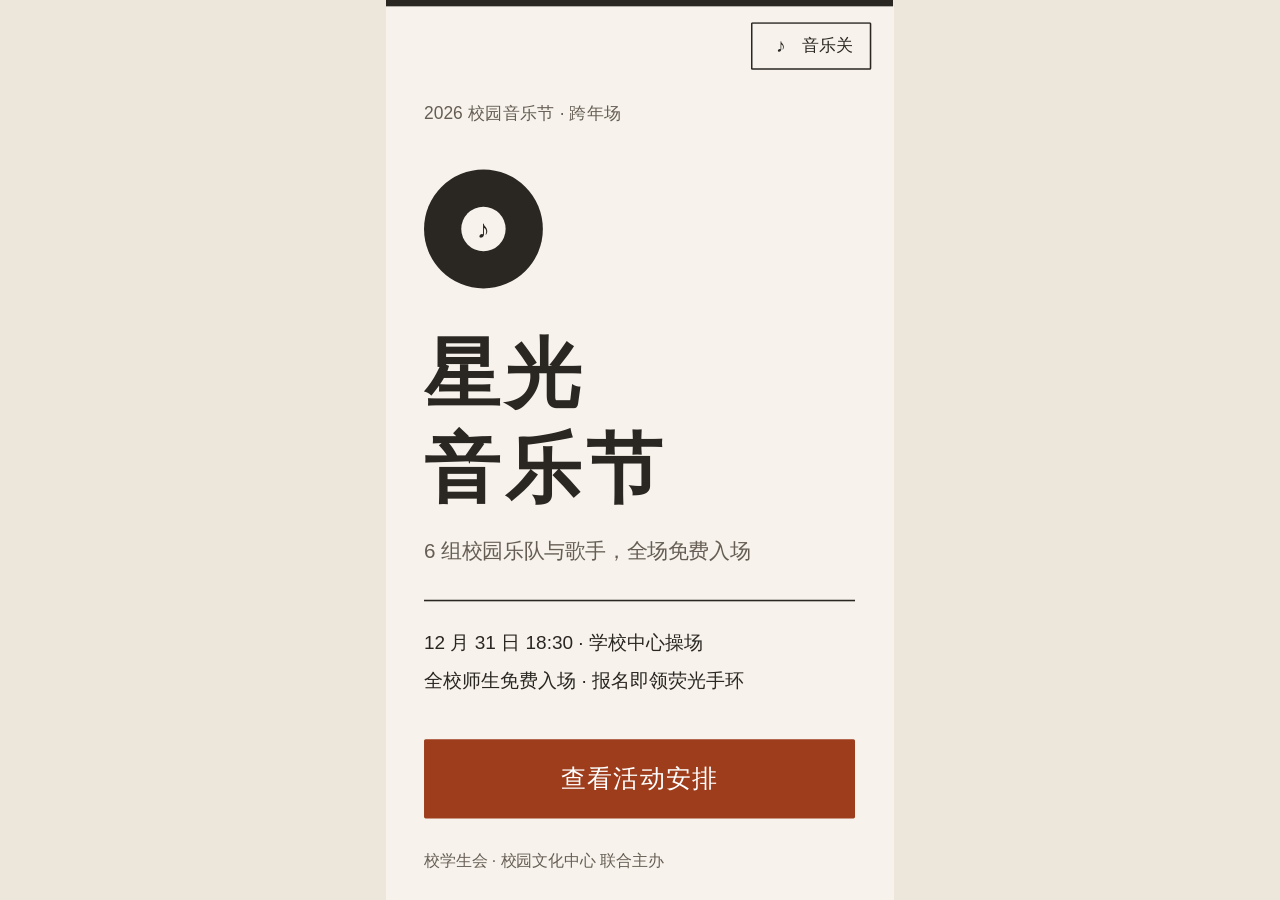
<file: project1/index.html>
<!DOCTYPE html>
<html lang="zh-CN">
<head>
  <meta charset="UTF-8">
  <meta name="viewport" content="width=device-width, initial-scale=1.0, maximum-scale=1.0, user-scalable=no">
  <title>2026 校园星光音乐节 · 报名宣传</title>
  <link rel="icon" href="data:image/svg+xml,%3Csvg xmlns='http://www.w3.org/2000/svg' viewBox='0 0 32 32'%3E%3Crect width='32' height='32' rx='7' fill='%23171233'/%3E%3Ctext x='16' y='23' font-size='18' text-anchor='middle' fill='%23ff5e8a'%3E%E2%99%AA%3C/text%3E%3C/svg%3E">
  <link rel="stylesheet" href="css/style.css">
</head>
<body>
  <!-- 640×1136 竖屏舞台，JS 等比缩放适配屏幕 -->
  <div id="viewport">
    <div id="stage">

      <!-- 音频控制按钮：全程可用，播放/暂停可反复操作 -->
      <button id="audioBtn" class="audio-btn" aria-label="背景音乐开关">
        <span id="audioIcon">♪</span>
        <span id="audioLabel">音乐关</span>
      </button>

      <!-- ========== P1 封面 ========== -->
      <section class="page active" id="p1">
                <div class="cover-inner">
          <p class="cover-kicker">2026 校园音乐节 · 跨年场</p>
          <div class="cover-disc" aria-hidden="true"><span>♪</span></div>
          <h1 class="cover-title">星光<br>音乐节</h1>
          <p class="cover-slogan">6 组校园乐队与歌手，全场免费入场</p>
          <div class="cover-info">
            <p>12 月 31 日 18:30 · 学校中心操场</p>
            <p>全校师生免费入场 · 报名即领荧光手环</p>
          </div>
          <button class="btn btn-primary btn-big" data-go="p2">查看活动安排</button>
          <p class="cover-foot">校学生会 · 校园文化中心 联合主办</p>
        </div>
      </section>

      <!-- ========== P2 活动介绍（分支选择页） ========== -->
      <section class="page" id="p2">
        <div class="page-inner">
          <p class="page-kicker">FESTIVAL GUIDE</p>
          <h2 class="page-title">玩转音乐节</h2>
          <p class="page-desc">选择你想了解的内容，或直接报名锁定席位</p>

          <div class="branch-list">
            <button class="branch-card" data-go="p3">
              <span class="branch-icon">★</span>
              <span class="branch-text">
                <strong>活动详情</strong>
                <em>时间安排 · 场地分布 · 入场须知</em>
              </span>
              <span class="branch-arrow">→</span>
            </button>
            <button class="branch-card" data-go="p4">
              <span class="branch-icon">♫</span>
              <span class="branch-text">
                <strong>演出阵容</strong>
                <em>6 组校园乐队与歌手 · 点击看介绍</em>
              </span>
              <span class="branch-arrow">→</span>
            </button>
            <button class="branch-card branch-accent" data-go="p5">
              <span class="branch-icon">✎</span>
              <span class="branch-text">
                <strong>立即报名</strong>
                <em>30 秒填写 · 凭回执领取手环</em>
              </span>
              <span class="branch-arrow">→</span>
            </button>
          </div>

          <div class="countdown-box">
            <p class="countdown-label">距开演还有</p>
            <p class="countdown-num" id="countdown">-- 天</p>
          </div>

          <button class="btn btn-ghost" data-go="p1">← 返回封面</button>
        </div>
      </section>

      <!-- ========== P3 活动详情 ========== -->
      <section class="page" id="p3">
        <div class="page-inner">
          <p class="page-kicker">EVENT DETAILS</p>
          <h2 class="page-title">活动详情</h2>

          <div class="info-card">
            <h3>时间安排</h3>
            <ul class="timeline">
              <li><span>17:30</span>开放入场 · 领取荧光手环</li>
              <li><span>18:30</span>开场秀 · 校街舞社</li>
              <li><span>19:00</span>乐队演出 · 三轮竞演</li>
              <li><span>21:00</span>全场大合唱 · 星空合影</li>
              <li><span>21:30</span>活动结束 · 有序离场</li>
            </ul>
          </div>

          <div class="info-card">
            <h3>场地分布</h3>
            <p class="info-text">主舞台设于中心操场北侧；南侧为观众区，东侧设饮品与文创摊位，西侧为医疗与安保点。</p>
          </div>

          <div class="info-card highlight">
            <h3>温馨提示</h3>
            <p class="info-text">入场、禁带物品、天气预案等注意事项，请查看报名须知。</p>
            <button class="btn btn-primary" data-popup="popupNotice">查看报名须知</button>
          </div>

          <button class="btn btn-ghost" data-go="p2">← 返回活动介绍</button>
        </div>
      </section>

      <!-- ========== P4 演出阵容 ========== -->
      <section class="page" id="p4">
        <div class="page-inner">
          <p class="page-kicker">LINE UP</p>
          <h2 class="page-title">演出阵容</h2>
          <p class="page-desc">点击卡片，查看每组嘉宾的详细介绍</p>

          <div class="artist-grid">
            <button class="artist-card" data-popup="popupArtist" data-artist="0">
              <span class="artist-avatar a1">逆</span>
              <strong>逆时针乐队</strong>
              <em>流行摇滚 · 压轴</em>
            </button>
            <button class="artist-card" data-popup="popupArtist" data-artist="1">
              <span class="artist-avatar a2">鲸</span>
              <strong>蓝鲸合唱团</strong>
              <em>阿卡贝拉</em>
            </button>
            <button class="artist-card" data-popup="popupArtist" data-artist="2">
              <span class="artist-avatar a3">屿</span>
              <strong>林屿</strong>
              <em>民谣唱作</em>
            </button>
            <button class="artist-card" data-popup="popupArtist" data-artist="3">
              <span class="artist-avatar a4">焰</span>
              <strong>焰色反应</strong>
              <em>电子金属</em>
            </button>
            <button class="artist-card" data-popup="popupArtist" data-artist="4">
              <span class="artist-avatar a5">夏</span>
              <strong>半夏乐队</strong>
              <em>城市流行</em>
            </button>
            <button class="artist-card" data-popup="popupArtist" data-artist="5">
              <span class="artist-avatar a6">絮</span>
              <strong>絮语组合</strong>
              <em>民谣二重唱</em>
            </button>
          </div>

          <button class="btn btn-ghost" data-go="p2">← 返回活动介绍</button>
        </div>
      </section>

      <!-- ========== P5 报名表单 ========== -->
      <section class="page" id="p5">
        <div class="page-inner">
          <p class="page-kicker">SIGN UP</p>
          <h2 class="page-title">立即报名</h2>
          <p class="page-desc">带 <span class="req">*</span> 为必填项，提交后生成专属报名回执</p>

          <form id="signupForm" novalidate>
            <div class="field">
              <label for="fName">姓名 <span class="req">*</span></label>
              <input type="text" id="fName" placeholder="请输入真实姓名" maxlength="20">
              <p class="field-err" id="errName"></p>
            </div>
            <div class="field">
              <label for="fPhone">手机号 <span class="req">*</span></label>
              <input type="tel" id="fPhone" placeholder="用于接收入场短信" maxlength="11">
              <p class="field-err" id="errPhone"></p>
            </div>
            <div class="field">
              <label for="fDept">学院 / 单位</label>
              <input type="text" id="fDept" placeholder="选填，如：新闻传播学院" maxlength="30">
            </div>
            <div class="field">
              <label>意向区域 <span class="req">*</span></label>
              <div class="radio-row">
                <label class="radio"><input type="radio" name="zone" value="舞台前区"><span>舞台前区</span></label>
                <label class="radio"><input type="radio" name="zone" value="观众中区"><span>观众中区</span></label>
                <label class="radio"><input type="radio" name="zone" value="草坪自由区"><span>草坪自由区</span></label>
              </div>
              <p class="field-err" id="errZone"></p>
            </div>
            <button type="submit" class="btn btn-primary btn-big">提交报名</button>
          </form>

          <button class="btn btn-ghost" data-go="p2">← 返回活动介绍</button>
        </div>
      </section>

      <!-- ========== P6 报名成功反馈页 ========== -->
      <section class="page" id="p6">
        <div class="page-inner receipt-inner">
          <div class="receipt-check" aria-hidden="true">✓</div>
          <h2 class="page-title">报名成功！</h2>
          <p class="page-desc">请保存本页截图，入场时出示回执编号</p>

          <div class="receipt-card">
            <div class="receipt-row"><span>报名编号</span><strong id="rCode">—</strong></div>
            <div class="receipt-row"><span>姓名</span><strong id="rName">—</strong></div>
            <div class="receipt-row"><span>意向区域</span><strong id="rZone">—</strong></div>
            <div class="receipt-row"><span>活动时间</span><strong>12 月 31 日 18:30</strong></div>
            <div class="receipt-row"><span>活动地点</span><strong>学校中心操场</strong></div>
          </div>

          <p class="receipt-tip">凭回执编号可在入口处领取荧光手环一支</p>
          <button class="btn btn-primary btn-big" data-go="p1">返回首页</button>
          <button class="btn btn-ghost" data-go="p5">再帮朋友报一位 →</button>
        </div>
      </section>

      <!-- ========== 弹窗 A：报名须知（不计入独立页面） ========== -->
      <div class="popup-mask" id="popupNotice">
        <div class="popup" role="dialog" aria-label="报名须知">
          <h3 class="popup-title">报名须知</h3>
          <ul class="popup-list">
            <li>本次活动免费，仅限本校师生，每人限报一次。</li>
            <li>入场时请出示报名回执编号与校园卡。</li>
            <li>禁止携带易燃易爆物品、酒类及专业摄录设备。</li>
            <li>如遇雨天，活动顺延一周，将短信通知已报名同学。</li>
            <li>请保持场地卫生，垃圾随身带走。</li>
          </ul>
          <button class="btn btn-primary popup-close" data-close>我知道了</button>
        </div>
      </div>

      <!-- ========== 弹窗 B：嘉宾详情（不计入独立页面） ========== -->
      <div class="popup-mask" id="popupArtist">
        <div class="popup" role="dialog" aria-label="嘉宾介绍">
          <div class="popup-artist-avatar" id="paAvatar">逆</div>
          <h3 class="popup-title" id="paName">—</h3>
          <p class="popup-artist-tag" id="paTag">—</p>
          <p class="popup-artist-desc" id="paDesc">—</p>
          <button class="btn btn-primary popup-close" data-close>关闭</button>
        </div>
      </div>

    </div>
  </div>

  <script src="js/main.js"></script>
</body>
</html>
</file>
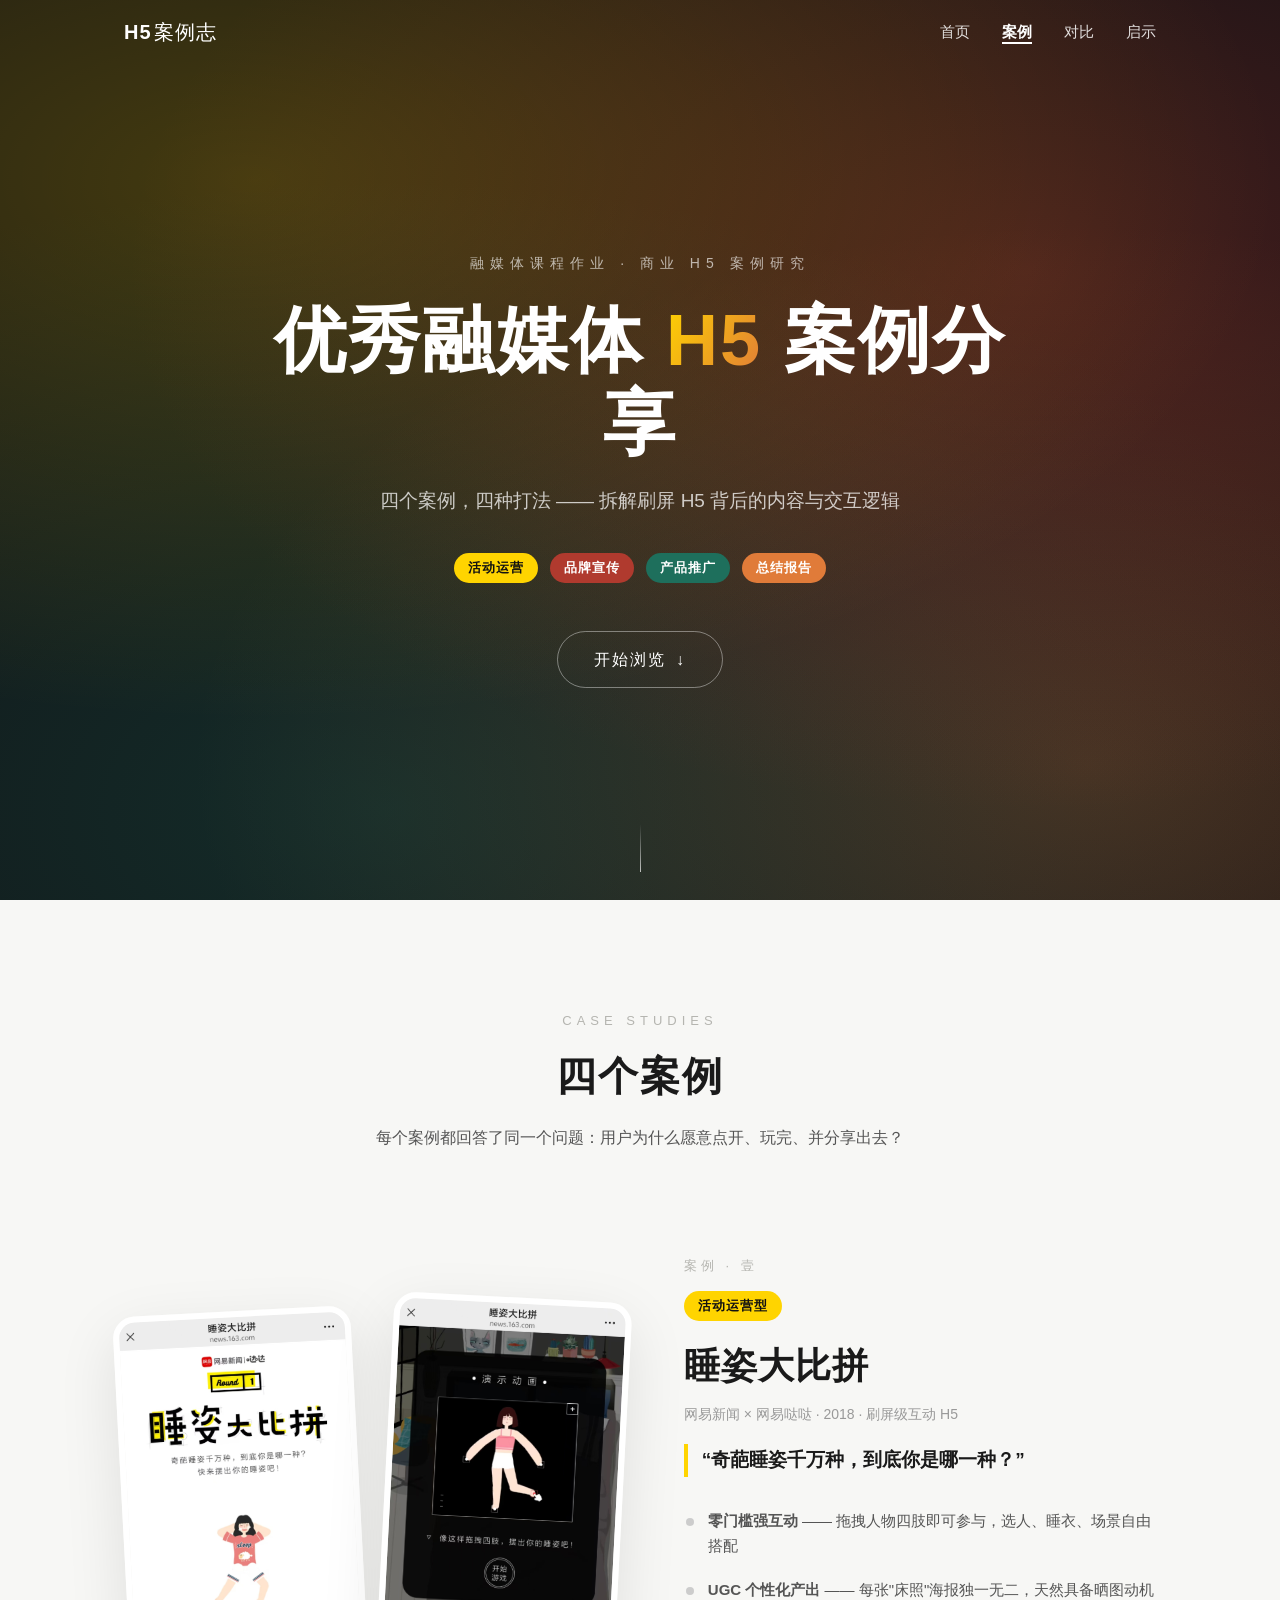
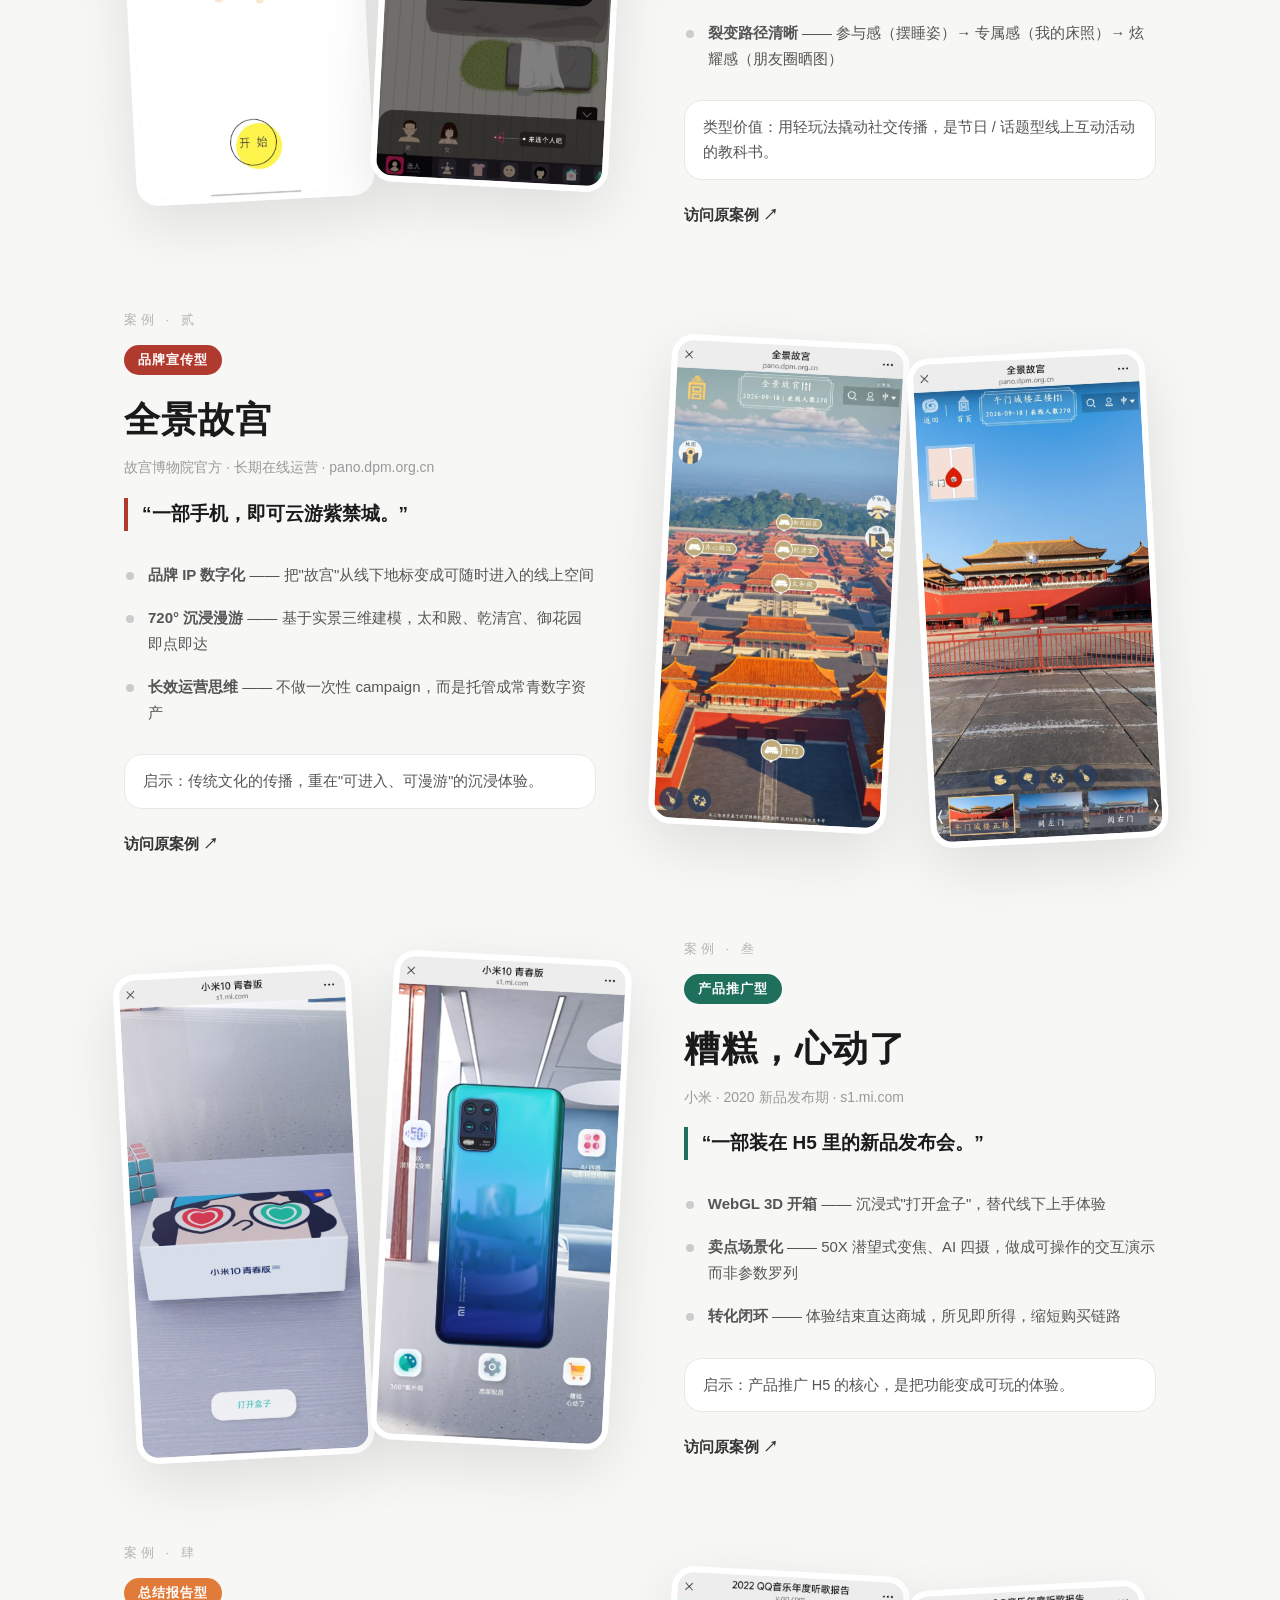
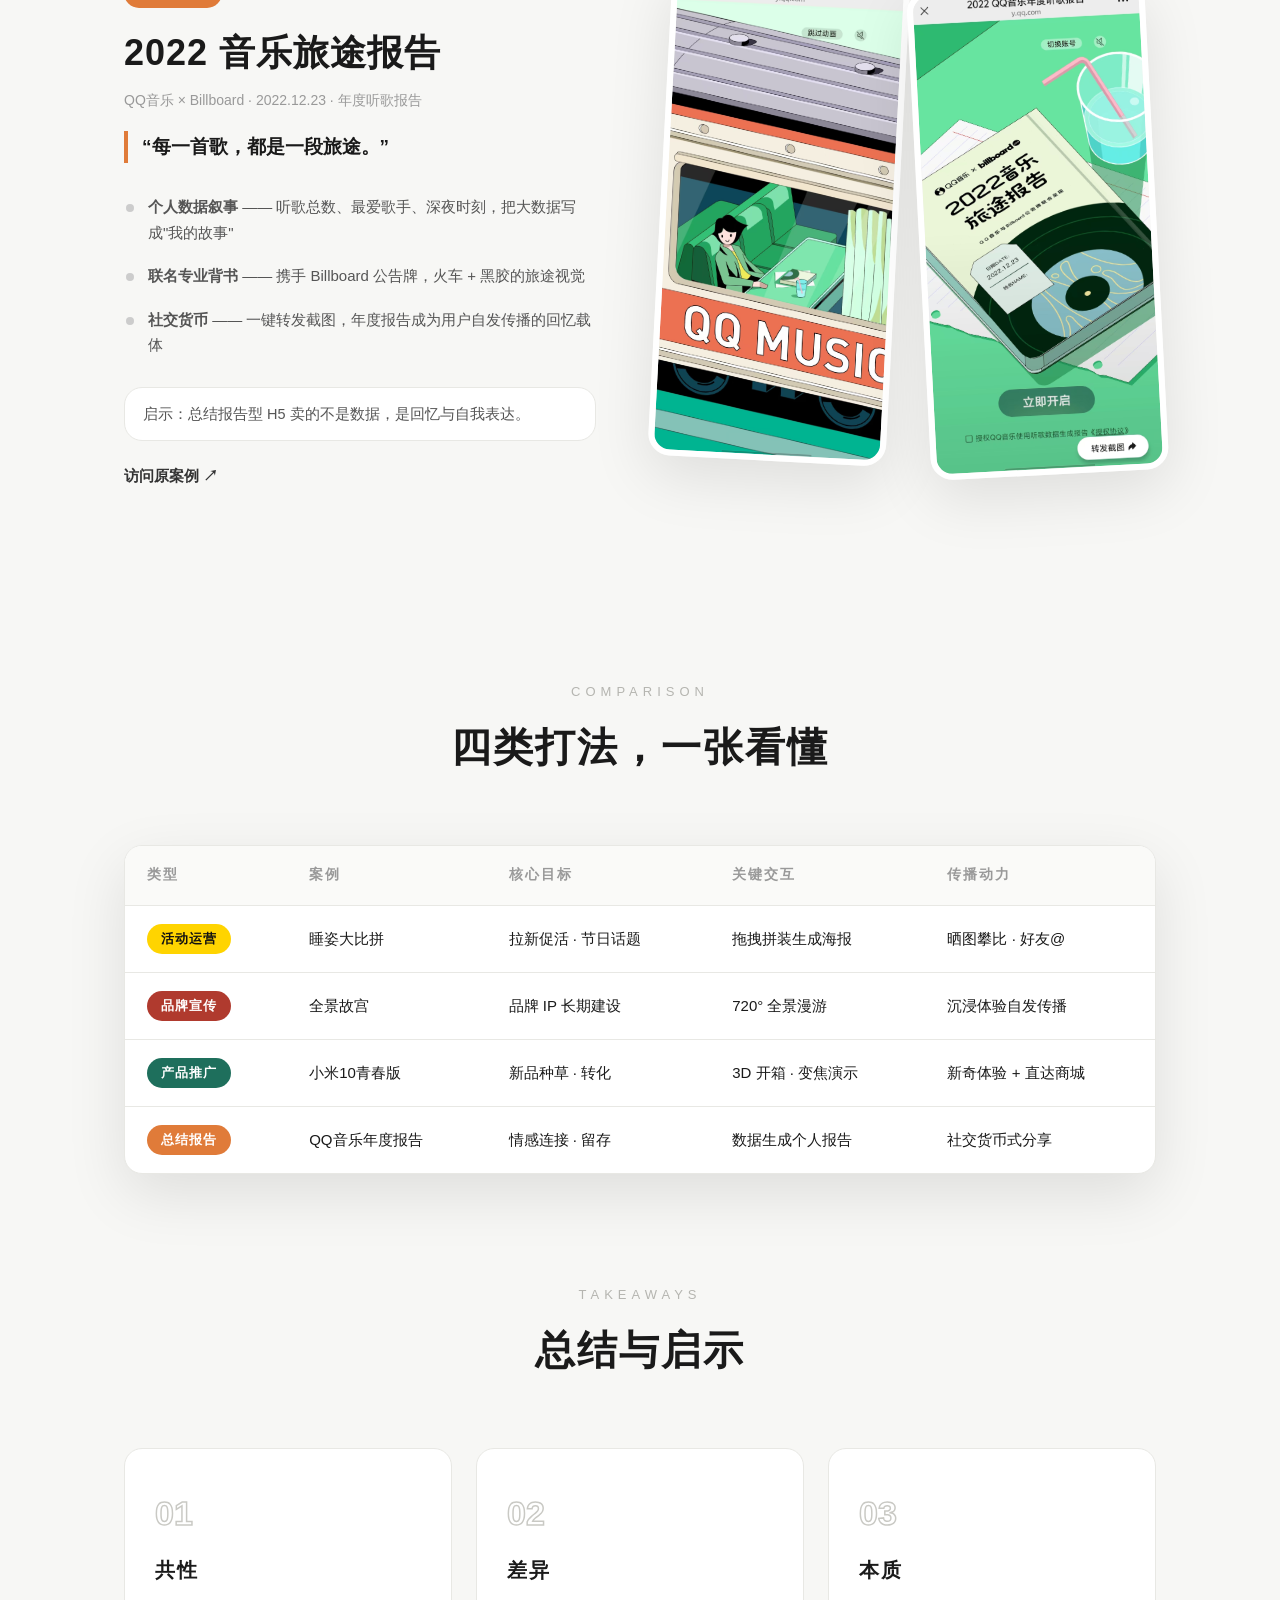
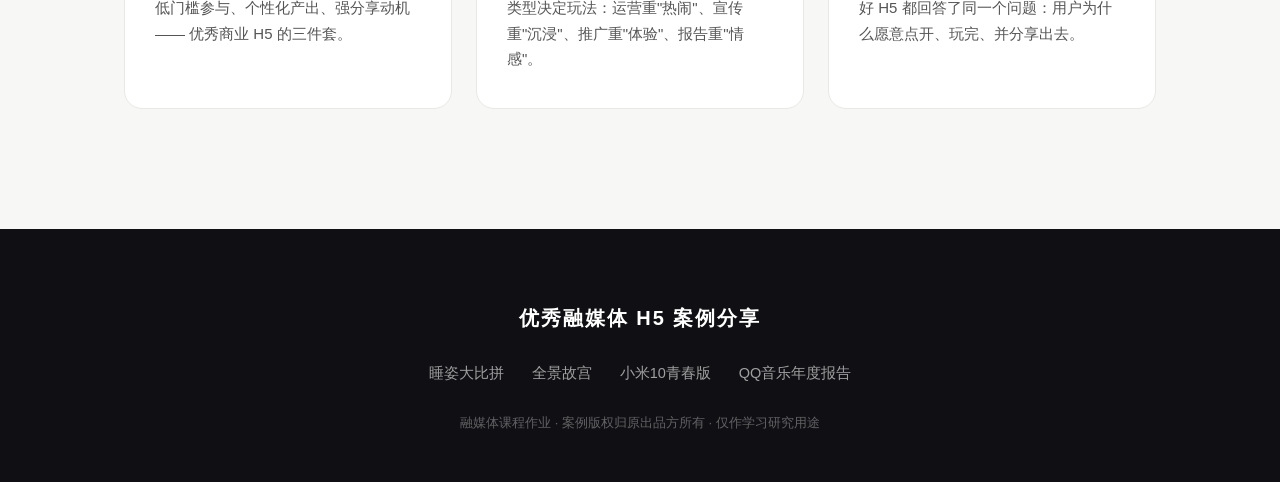
<file: src/index.html>
<!DOCTYPE html>
<html lang="zh-CN">
<head>
  <meta charset="UTF-8">
  <meta name="viewport" content="width=device-width, initial-scale=1.0">
  <title>优秀融媒体 H5 案例分享</title>
  <meta name="description" content="活动运营 · 品牌宣传 · 产品推广 · 总结报告 —— 四大类型商业 H5 案例拆解">
  <link rel="icon" href="data:image/svg+xml,%3Csvg xmlns='http://www.w3.org/2000/svg' viewBox='0 0 32 32'%3E%3Crect width='32' height='32' rx='7' fill='%23101014'/%3E%3Ctext x='16' y='22' font-size='15' font-weight='bold' text-anchor='middle' fill='%23ffd400' font-family='sans-serif'%3EH5%3C/text%3E%3C/svg%3E">
  <link rel="stylesheet" href="css/style.css">
</head>
<body>

  <!-- 导航 -->
  <nav class="nav" id="nav">
    <div class="nav-inner">
      <a class="nav-logo" href="#top">H5<span>案例志</span></a>
      <button class="nav-toggle" id="navToggle" aria-label="打开菜单">
        <span></span><span></span><span></span>
      </button>
      <ul class="nav-links" id="navLinks">
        <li><a href="#hero" class="active">首页</a></li>
        <li><a href="#cases">案例</a></li>
        <li><a href="#compare">对比</a></li>
        <li><a href="#summary">启示</a></li>
      </ul>
    </div>
  </nav>

  <!-- 首屏 -->
  <header class="hero" id="top">
    <div class="hero-bg" aria-hidden="true"></div>
    <div class="hero-content">
      <p class="hero-kicker">融媒体课程作业 · 商业 H5 案例研究</p>
      <h1 class="hero-title">优秀融媒体 <em>H5</em> 案例分享</h1>
      <p class="hero-sub">四个案例，四种打法 —— 拆解刷屏 H5 背后的内容与交互逻辑</p>
      <div class="hero-tags">
        <span class="tag tag-a">活动运营</span>
        <span class="tag tag-b">品牌宣传</span>
        <span class="tag tag-c">产品推广</span>
        <span class="tag tag-d">总结报告</span>
      </div>
      <a class="hero-cta" href="#cases">开始浏览<span class="cta-arrow">↓</span></a>
    </div>
    <div class="hero-scroll-hint" aria-hidden="true"></div>
  </header>

  <main>
    <!-- 案例列表 -->
    <section class="cases" id="cases">
      <div class="section-head reveal">
        <p class="section-kicker">CASE STUDIES</p>
        <h2>四个案例</h2>
        <p class="section-desc">每个案例都回答了同一个问题：用户为什么愿意点开、玩完、并分享出去？</p>
      </div>

      <!-- 案例一：睡姿大比拼 -->
      <article class="case case-a" id="case-a">
        <div class="case-inner">
          <div class="case-media reveal">
            <div class="phone-frame tilt-l">
              <img src="img/A1-shuizi-cover.jpg" alt="睡姿大比拼首页：奇葩睡姿千万种，到底你是哪一种？" loading="lazy">
            </div>
            <div class="phone-frame tilt-r">
              <img src="img/A1-shuizi-demo.jpg" alt="睡姿大比拼演示动画页：拖拽四肢摆出睡姿" loading="lazy">
            </div>
          </div>
          <div class="case-body reveal">
            <p class="case-no">案例 · 壹</p>
            <span class="tag tag-a">活动运营型</span>
            <h3>睡姿大比拼</h3>
            <p class="case-meta">网易新闻 × 网易哒哒 · 2018 · 刷屏级互动 H5</p>
            <p class="case-hook">“奇葩睡姿千万种，到底你是哪一种？”</p>
            <ul class="case-points">
              <li><strong>零门槛强互动</strong> —— 拖拽人物四肢即可参与，选人、睡衣、场景自由搭配</li>
              <li><strong>UGC 个性化产出</strong> —— 每张"床照"海报独一无二，天然具备晒图动机</li>
              <li><strong>裂变路径清晰</strong> —— 参与感（摆睡姿）→ 专属感（我的床照）→ 炫耀感（朋友圈晒图）</li>
            </ul>
            <p class="case-takeaway">类型价值：用轻玩法撬动社交传播，是节日 / 话题型线上互动活动的教科书。</p>
            <a class="case-link" href="http://news.163.com/special/fdh5_sleeping_19/" target="_blank" rel="noopener">访问原案例 ↗</a>
          </div>
        </div>
      </article>

      <!-- 案例二：全景故宫 -->
      <article class="case case-b" id="case-b">
        <div class="case-inner reverse">
          <div class="case-media reveal">
            <div class="phone-frame tilt-r">
              <img src="img/B2-gugong-map.jpg" alt="全景故宫主界面：三维实景地图与宫殿热点标签" loading="lazy">
            </div>
            <div class="phone-frame tilt-l">
              <img src="img/B2-gugong-pano.jpg" alt="全景故宫午门城楼 720° 实景漫游" loading="lazy">
            </div>
          </div>
          <div class="case-body reveal">
            <p class="case-no">案例 · 贰</p>
            <span class="tag tag-b">品牌宣传型</span>
            <h3>全景故宫</h3>
            <p class="case-meta">故宫博物院官方 · 长期在线运营 · pano.dpm.org.cn</p>
            <p class="case-hook">“一部手机，即可云游紫禁城。”</p>
            <ul class="case-points">
              <li><strong>品牌 IP 数字化</strong> —— 把"故宫"从线下地标变成可随时进入的线上空间</li>
              <li><strong>720° 沉浸漫游</strong> —— 基于实景三维建模，太和殿、乾清宫、御花园即点即达</li>
              <li><strong>长效运营思维</strong> —— 不做一次性 campaign，而是托管成常青数字资产</li>
            </ul>
            <p class="case-takeaway">启示：传统文化的传播，重在"可进入、可漫游"的沉浸体验。</p>
            <a class="case-link" href="https://pano.dpm.org.cn/" target="_blank" rel="noopener">访问原案例 ↗</a>
          </div>
        </div>
      </article>

      <!-- 案例三：小米10青春版 -->
      <article class="case case-c" id="case-c">
        <div class="case-inner">
          <div class="case-media reveal">
            <div class="phone-frame tilt-l">
              <img src="img/C1-mi10-cover.jpg" alt="小米10青春版 H5 开箱首页：打开盒子" loading="lazy">
            </div>
            <div class="phone-frame tilt-r">
              <img src="img/C1-mi10-360.jpg" alt="手机 3D 悬浮展示：360° 旋转换色与卖点标注" loading="lazy">
            </div>
          </div>
          <div class="case-body reveal">
            <p class="case-no">案例 · 叁</p>
            <span class="tag tag-c">产品推广型</span>
            <h3>糟糕，心动了</h3>
            <p class="case-meta">小米 · 2020 新品发布期 · s1.mi.com</p>
            <p class="case-hook">“一部装在 H5 里的新品发布会。”</p>
            <ul class="case-points">
              <li><strong>WebGL 3D 开箱</strong> —— 沉浸式"打开盒子"，替代线下上手体验</li>
              <li><strong>卖点场景化</strong> —— 50X 潜望式变焦、AI 四摄，做成可操作的交互演示而非参数罗列</li>
              <li><strong>转化闭环</strong> —— 体验结束直达商城，所见即所得，缩短购买链路</li>
            </ul>
            <p class="case-takeaway">启示：产品推广 H5 的核心，是把功能变成可玩的体验。</p>
            <a class="case-link" href="https://s1.mi.com/m/webgl/mi10youth/" target="_blank" rel="noopener">访问原案例 ↗</a>
          </div>
        </div>
      </article>

      <!-- 案例四：QQ音乐年度报告 -->
      <article class="case case-d" id="case-d">
        <div class="case-inner reverse">
          <div class="case-media reveal">
            <div class="phone-frame tilt-r">
              <img src="img/D3-qqmusic-anim.jpg" alt="QQ音乐2022年度报告开屏动画：火车车厢音乐旅途场景" loading="lazy">
            </div>
            <div class="phone-frame tilt-l">
              <img src="img/D3-qqmusic-cover.jpg" alt="QQ音乐×billboard 2022音乐旅途报告封面" loading="lazy">
            </div>
          </div>
          <div class="case-body reveal">
            <p class="case-no">案例 · 肆</p>
            <span class="tag tag-d">总结报告型</span>
            <h3>2022 音乐旅途报告</h3>
            <p class="case-meta">QQ音乐 × Billboard · 2022.12.23 · 年度听歌报告</p>
            <p class="case-hook">“每一首歌，都是一段旅途。”</p>
            <ul class="case-points">
              <li><strong>个人数据叙事</strong> —— 听歌总数、最爱歌手、深夜时刻，把大数据写成"我的故事"</li>
              <li><strong>联名专业背书</strong> —— 携手 Billboard 公告牌，火车 + 黑胶的旅途视觉</li>
              <li><strong>社交货币</strong> —— 一键转发截图，年度报告成为用户自发传播的回忆载体</li>
            </ul>
            <p class="case-takeaway">启示：总结报告型 H5 卖的不是数据，是回忆与自我表达。</p>
            <a class="case-link" href="https://y.qq.com/m/year_personal_2022/index.html" target="_blank" rel="noopener">访问原案例 ↗</a>
          </div>
        </div>
      </article>
    </section>

    <!-- 对比 -->
    <section class="compare" id="compare">
      <div class="section-head reveal">
        <p class="section-kicker">COMPARISON</p>
        <h2>四类打法，一张看懂</h2>
      </div>
      <div class="compare-table-wrap reveal">
        <table class="compare-table">
          <thead>
            <tr>
              <th>类型</th>
              <th>案例</th>
              <th>核心目标</th>
              <th>关键交互</th>
              <th>传播动力</th>
            </tr>
          </thead>
          <tbody>
            <tr>
              <td><span class="tag tag-a">活动运营</span></td>
              <td>睡姿大比拼</td>
              <td>拉新促活 · 节日话题</td>
              <td>拖拽拼装生成海报</td>
              <td>晒图攀比 · 好友@</td>
            </tr>
            <tr>
              <td><span class="tag tag-b">品牌宣传</span></td>
              <td>全景故宫</td>
              <td>品牌 IP 长期建设</td>
              <td>720° 全景漫游</td>
              <td>沉浸体验自发传播</td>
            </tr>
            <tr>
              <td><span class="tag tag-c">产品推广</span></td>
              <td>小米10青春版</td>
              <td>新品种草 · 转化</td>
              <td>3D 开箱 · 变焦演示</td>
              <td>新奇体验 + 直达商城</td>
            </tr>
            <tr>
              <td><span class="tag tag-d">总结报告</span></td>
              <td>QQ音乐年度报告</td>
              <td>情感连接 · 留存</td>
              <td>数据生成个人报告</td>
              <td>社交货币式分享</td>
            </tr>
          </tbody>
        </table>
      </div>
    </section>

    <!-- 启示 -->
    <section class="summary" id="summary">
      <div class="section-head reveal">
        <p class="section-kicker">TAKEAWAYS</p>
        <h2>总结与启示</h2>
      </div>
      <div class="summary-cards">
        <div class="summary-card reveal">
          <span class="summary-num">01</span>
          <h3>共性</h3>
          <p>低门槛参与、个性化产出、强分享动机 —— 优秀商业 H5 的三件套。</p>
        </div>
        <div class="summary-card reveal">
          <span class="summary-num">02</span>
          <h3>差异</h3>
          <p>类型决定玩法：运营重"热闹"、宣传重"沉浸"、推广重"体验"、报告重"情感"。</p>
        </div>
        <div class="summary-card reveal">
          <span class="summary-num">03</span>
          <h3>本质</h3>
          <p>好 H5 都回答了同一个问题：用户为什么愿意点开、玩完、并分享出去。</p>
        </div>
      </div>
    </section>
  </main>

  <!-- 页脚 -->
  <footer class="footer">
    <p class="footer-title">优秀融媒体 H5 案例分享</p>
    <div class="footer-links">
      <a href="http://news.163.com/special/fdh5_sleeping_19/" target="_blank" rel="noopener">睡姿大比拼</a>
      <a href="https://pano.dpm.org.cn/" target="_blank" rel="noopener">全景故宫</a>
      <a href="https://s1.mi.com/m/webgl/mi10youth/" target="_blank" rel="noopener">小米10青春版</a>
      <a href="https://y.qq.com/m/year_personal_2022/index.html" target="_blank" rel="noopener">QQ音乐年度报告</a>
    </div>
    <p class="footer-note">融媒体课程作业 · 案例版权归原出品方所有 · 仅作学习研究用途</p>
  </footer>

  <!-- 回到顶部 -->
  <button class="back-top" id="backTop" aria-label="回到顶部">↑</button>

  <script src="js/main.js"></script>
</body>
</html>
</file>
<file: project1/css/style.css>
/* ============================================
   2026 校园星光音乐节 · 报名宣传 H5
   舞台 640×1136 · 海报式排版：平面色彩，无渐变/发光/阴影
   主色三种：暖纸底 / 墨色 / 朱红（强调色仅用于主按钮与关键标记）
   字号规范：大标题 96px / 页面标题 44px / 正文 26px / 注释 20px
   ============================================ */

:root {
  --paper: #F7F3EC;       /* 暖纸底 */
  --surface: #EDE6DA;     /* 深一级的纸面 */
  --ink: #2A2622;         /* 墨色 */
  --muted: #665E55;       /* 次要文字（对比度 ≥4.5:1） */
  --line: #DAD3C8;        /* 细线 */
  --accent: #9E3D1C;      /* 朱红（白字对比度 ≥4.5:1） */
  --white: #FFFFFF;
}

* { margin: 0; padding: 0; box-sizing: border-box; }

html, body {
  height: 100%;
  background: var(--surface);
  font-family: "PingFang SC", "Hiragino Sans GB", "Microsoft YaHei",
               "Noto Sans CJK SC", sans-serif;
  -webkit-font-smoothing: antialiased;
  overflow: hidden;
}

button { font-family: inherit; cursor: pointer; border: 0; }
ul { list-style: none; }

/* ---------- 舞台与缩放 ---------- */
#viewport {
  position: fixed;
  inset: 0;
  display: flex;
  align-items: center;
  justify-content: center;
}
#stage {
  position: relative;
  width: 640px;
  height: 1136px;
  flex: none;
  background: var(--paper);
  overflow: hidden;
  transform-origin: center center;
}

/* ---------- 页面 ---------- */
.page {
  position: absolute;
  inset: 0;
  display: none;
  overflow-y: auto;
  -webkit-overflow-scrolling: touch;
}
.page.active { display: block; }
.page-inner { padding: 120px 48px 60px; }

.page-kicker {
  font-size: 20px;
  color: var(--muted);
  margin-bottom: 12px;
}
.page-title {
  font-size: 44px;
  font-weight: 700;
  letter-spacing: 1px;
  margin-bottom: 14px;
}
.page-desc {
  font-size: 24px;
  color: var(--muted);
  margin-bottom: 36px;
  line-height: 1.6;
}

/* ---------- 按钮（统一样式：实心朱红 / 墨线描边） ---------- */
.btn {
  display: block;
  width: 100%;
  padding: 24px 0;
  border-radius: 2px;
  font-size: 28px;
  font-weight: 500;
  letter-spacing: 1px;
  text-align: center;
  transition: transform 0.15s ease, background 0.15s ease;
}
.btn:hover { transform: translateY(-2px); }
.btn:active { transform: translateY(0); }
.btn:focus-visible { outline: 3px solid var(--accent); outline-offset: 3px; }
.btn-primary {
  background: var(--accent);
  color: var(--white);
}
.btn-primary:hover { background: #8A3418; }
.btn-ghost {
  background: transparent;
  border: 2px solid var(--ink);
  color: var(--ink);
  margin-top: 24px;
  font-size: 24px;
}
.btn-big { padding: 28px 0; font-size: 32px; }

/* ---------- 音频按钮（平面、直角） ---------- */
.audio-btn {
  position: absolute;
  top: 28px; right: 28px;
  z-index: 50;
  display: flex;
  align-items: center;
  gap: 10px;
  padding: 12px 20px;
  border-radius: 2px;
  background: var(--paper);
  border: 2px solid var(--ink);
  color: var(--ink);
  font-size: 22px;
}
.audio-btn:hover { transform: translateY(-2px); }
.audio-btn:active { transform: translateY(0); }
#audioIcon {
  display: inline-flex;
  align-items: center;
  justify-content: center;
  width: 32px; height: 32px;
  font-size: 24px;
  color: var(--ink);
}
.audio-btn.playing { border-color: var(--accent); color: var(--accent); }
.audio-btn.playing #audioIcon { color: var(--accent); }

/* ---------- P1 封面（海报式大字排版） ---------- */
#p1 { background: var(--paper); }
.cover-inner {
  position: relative;
  padding: 120px 48px 60px;
  border-top: 8px solid var(--ink);
}
.cover-kicker {
  font-size: 22px;
  color: var(--muted);
  margin-bottom: 56px;
}
.cover-disc {
  width: 150px; height: 150px;
  margin: 0 0 48px;
  border-radius: 50%;
  background: var(--ink);
  border: 0;
  display: flex;
  align-items: center;
  justify-content: center;
}
.cover-disc span {
  display: flex;
  align-items: center;
  justify-content: center;
  width: 56px; height: 56px;
  border-radius: 50%;
  background: var(--paper);
  color: var(--ink);
  font-size: 32px;
}

.cover-title {
  font-size: 96px;
  font-weight: 800;
  line-height: 1.25;
  letter-spacing: 6px;
  color: var(--ink);
  margin-bottom: 26px;
}
.cover-slogan {
  font-size: 26px;
  color: var(--muted);
  margin-bottom: 44px;
}
.cover-info {
  font-size: 24px;
  color: var(--ink);
  line-height: 2;
  margin-bottom: 50px;
  padding-top: 28px;
  border-top: 2px solid var(--ink);
}
.cover-foot {
  margin-top: 40px;
  font-size: 20px;
  color: var(--muted);
}

/* ---------- P2 分支卡片（平面白卡 + 细线） ---------- */
.branch-list { display: flex; flex-direction: column; gap: 24px; }
.branch-card {
  display: flex;
  align-items: center;
  gap: 24px;
  width: 100%;
  padding: 30px 28px;
  border-radius: 0;
  background: var(--white);
  border: 1px solid var(--line);
  color: var(--ink);
  text-align: left;
  transition: transform 0.15s ease, border-color 0.15s ease;
}
.branch-card:hover { transform: translateY(-2px); border-color: var(--ink); }
.branch-card:active { transform: translateY(0); }
.branch-icon {
  flex: none;
  width: 76px; height: 76px;
  display: flex;
  align-items: center;
  justify-content: center;
  font-size: 36px;
  background: var(--surface);
  color: var(--ink);
}
.branch-text { flex: 1; display: flex; flex-direction: column; gap: 6px; }
.branch-text strong { font-size: 32px; font-weight: 600; }
.branch-text em { font-style: normal; font-size: 22px; color: var(--muted); }
.branch-arrow { font-size: 32px; color: var(--muted); transition: transform 0.15s ease; }
.branch-card:hover .branch-arrow { transform: translateX(3px); }
.branch-accent { border: 2px solid var(--ink); }
.branch-accent .branch-icon { background: var(--accent); color: var(--white); }

.countdown-box {
  margin-top: 36px;
  padding: 28px;
  background: var(--surface);
  border: 0;
  text-align: left;
  display: flex;
  align-items: baseline;
  justify-content: space-between;
}
.countdown-label { font-size: 22px; color: var(--muted); }
.countdown-num { font-size: 44px; font-weight: 700; color: var(--ink); }

/* ---------- P3 详情（白卡 + 细线，无阴影） ---------- */
.info-card {
  background: var(--white);
  border: 1px solid var(--line);
  border-radius: 0;
  padding: 30px 28px;
  margin-bottom: 26px;
}
.info-card h3 {
  font-size: 30px;
  font-weight: 600;
  color: var(--ink);
  margin-bottom: 18px;
}
.info-text { font-size: 26px; color: var(--muted); line-height: 1.8; margin-bottom: 20px; }
.info-card.highlight .info-text { margin-bottom: 24px; }

.timeline li {
  position: relative;
  padding: 14px 0 14px 32px;
  font-size: 26px;
  color: var(--ink);
  border-left: 2px solid var(--line);
  margin-left: 6px;
}
.timeline li::before {
  content: "";
  position: absolute;
  left: -7px; top: 28px;
  width: 12px; height: 12px;
  background: var(--accent);
}
.timeline li span {
  display: inline-block;
  width: 110px;
  font-weight: 600;
  font-variant-numeric: tabular-nums;
}

/* ---------- P4 阵容（平面卡片，统一墨色字块） ---------- */
.artist-grid {
  display: grid;
  grid-template-columns: 1fr 1fr;
  gap: 24px;
}
.artist-card {
  display: flex;
  flex-direction: column;
  align-items: flex-start;
  gap: 10px;
  padding: 28px 24px;
  border-radius: 0;
  background: var(--white);
  border: 1px solid var(--line);
  color: var(--ink);
  text-align: left;
  transition: transform 0.15s ease, border-color 0.15s ease;
}
.artist-card:hover { transform: translateY(-2px); border-color: var(--ink); }
.artist-card:active { transform: translateY(0); }
.artist-card strong { font-size: 30px; font-weight: 600; }
.artist-card em { font-style: normal; font-size: 22px; color: var(--muted); }
.artist-avatar {
  width: 72px; height: 72px;
  display: flex;
  align-items: center;
  justify-content: center;
  font-size: 34px;
  font-weight: 600;
  margin-bottom: 8px;
  background: var(--ink);
  color: var(--paper);
}

/* ---------- P5 表单 ---------- */
#signupForm { margin-bottom: 10px; }
.field { margin-bottom: 28px; }
.field label {
  display: block;
  font-size: 26px;
  margin-bottom: 12px;
  color: var(--ink);
}
.req { color: var(--accent); }
.field input[type="text"], .field input[type="tel"] {
  width: 100%;
  padding: 24px 26px;
  border-radius: 0;
  border: 1px solid var(--line);
  background: var(--white);
  color: var(--ink);
  font-size: 28px;
  font-family: inherit;
  outline: none;
  transition: border-color 0.15s ease;
}
.field input:focus { border-color: var(--ink); }
.field input::placeholder { color: var(--muted); }
.field input.invalid { border-color: var(--accent); border-width: 2px; }

.field-err {
  min-height: 30px;
  margin-top: 8px;
  font-size: 22px;
  color: var(--accent);
}

.radio-row { display: flex; gap: 16px; }
.radio { flex: 1; position: relative; }
.radio input { position: absolute; opacity: 0; }
.radio span {
  display: block;
  padding: 20px 0;
  text-align: center;
  font-size: 24px;
  border: 1px solid var(--line);
  background: var(--white);
  color: var(--muted);
  transition: all 0.15s ease;
}
.radio input:checked + span {
  border-color: var(--ink);
  border-width: 2px;
  background: var(--ink);
  color: var(--paper);
  font-weight: 500;
}
.radio input:focus-visible + span { outline: 3px solid var(--accent); outline-offset: 2px; }

/* ---------- P6 回执 ---------- */
.receipt-inner { padding-top: 110px; }
.receipt-check {
  width: 120px; height: 120px;
  margin: 0 0 30px;
  background: var(--ink);
  color: var(--paper);
  font-size: 64px;
  line-height: 120px;
  text-align: center;
}
.receipt-card {
  margin: 36px 0 24px;
  padding: 12px 32px;
  background: var(--white);
  border: 1px solid var(--line);
  text-align: left;
}
.receipt-row {
  display: flex;
  justify-content: space-between;
  align-items: center;
  padding: 18px 0;
  font-size: 26px;
  border-bottom: 1px solid var(--line);
}
.receipt-row:last-child { border-bottom: 0; }
.receipt-row span { color: var(--muted); }
.receipt-row strong { color: var(--ink); font-size: 26px; font-weight: 600; }
.receipt-row strong#rCode { color: var(--accent); font-variant-numeric: tabular-nums; }
.receipt-tip { font-size: 22px; color: var(--muted); margin-bottom: 40px; }

/* ---------- 弹窗（平面、直角、细线） ---------- */
.popup-mask {
  position: absolute;
  inset: 0;
  z-index: 80;
  display: none;
  align-items: center;
  justify-content: center;
  background: rgba(42, 38, 34, 0.55);
  padding: 48px;
}
.popup-mask.open { display: flex; }
.popup {
  width: 100%;
  max-height: 86%;
  overflow-y: auto;
  background: var(--paper);
  border: 2px solid var(--ink);
  border-radius: 0;
  padding: 44px 36px 36px;
  text-align: left;
}
.popup-title { font-size: 36px; font-weight: 700; margin-bottom: 24px; }
.popup-list { text-align: left; margin-bottom: 30px; }
.popup-list li {
  position: relative;
  padding: 12px 0 12px 28px;
  font-size: 26px;
  color: var(--ink);
  line-height: 1.7;
}
.popup-list li::before {
  content: "";
  position: absolute;
  left: 2px; top: 28px;
  width: 10px; height: 10px;
  background: var(--accent);
}
.popup-close { margin-top: 6px; }

.popup-artist-avatar {
  width: 96px; height: 96px;
  margin: 0 0 20px;
  display: flex;
  align-items: center;
  justify-content: center;
  font-size: 44px;
  font-weight: 600;
  background: var(--ink);
  color: var(--paper);
}
.popup-artist-tag { font-size: 24px; color: var(--muted); margin-bottom: 20px; }
.popup-artist-desc {
  font-size: 26px;
  color: var(--ink);
  line-height: 1.8;
  text-align: left;
  margin-bottom: 28px;
}
</file>
<file: src/css/style.css>
/* ============================================
   优秀融媒体 H5 案例分享 — 样式
   风格：简洁清晰，每类案例一个主题色
   ============================================ */

:root {
  --bg: #f7f7f5;
  --surface: #ffffff;
  --ink: #1a1a1a;
  --ink-soft: #555;
  --line: #e8e8e4;

  --c-a: #ffd400;  /* 活动运营 · 哒哒黄 */
  --c-b: #b03a2e;  /* 品牌宣传 · 宫墙红 */
  --c-c: #1e6f5c;  /* 产品推广 · 科技青 */
  --c-d: #e07b39;  /* 总结报告 · 旅途橙 */

  --radius: 18px;
  --shadow: 0 20px 60px rgba(0, 0, 0, 0.10);
  --font: "PingFang SC", "Hiragino Sans GB", "Microsoft YaHei",
          "Noto Sans CJK SC", -apple-system, "Segoe UI", sans-serif;
}

* { margin: 0; padding: 0; box-sizing: border-box; }

html { scroll-behavior: smooth; }

body {
  font-family: var(--font);
  background: var(--bg);
  color: var(--ink);
  line-height: 1.7;
  -webkit-font-smoothing: antialiased;
}

img { display: block; max-width: 100%; }
a { color: inherit; text-decoration: none; }
ul { list-style: none; }

/* ---------- 导航 ---------- */
.nav {
  position: fixed;
  inset: 0 0 auto 0;
  z-index: 100;
  transition: background 0.3s, box-shadow 0.3s;
}
.nav.scrolled {
  background: rgba(255, 255, 255, 0.9);
  backdrop-filter: blur(12px);
  box-shadow: 0 1px 0 var(--line);
}
.nav-inner {
  max-width: 1080px;
  margin: 0 auto;
  padding: 0 24px;
  height: 64px;
  display: flex;
  align-items: center;
  justify-content: space-between;
}
.nav-logo {
  font-size: 20px;
  font-weight: 800;
  letter-spacing: 1px;
  color: #fff;
  transition: color 0.3s;
}
.nav-logo span { font-weight: 400; margin-left: 2px; }
.nav.scrolled .nav-logo { color: var(--ink); }
.nav-links {
  display: flex;
  gap: 32px;
}
.nav-links a {
  font-size: 15px;
  color: rgba(255, 255, 255, 0.85);
  position: relative;
  padding: 4px 0;
  transition: color 0.3s;
}
.nav.scrolled .nav-links a { color: var(--ink-soft); }
.nav-links a::after {
  content: "";
  position: absolute;
  left: 0; bottom: 0;
  width: 0; height: 2px;
  background: currentColor;
  transition: width 0.25s;
}
.nav-links a:hover::after,
.nav-links a.active::after { width: 100%; }
.nav-links a.active { color: #fff; font-weight: 600; }
.nav.scrolled .nav-links a.active { color: var(--ink); }

.nav-toggle { display: none; background: none; border: 0; cursor: pointer; padding: 8px; }
.nav-toggle span {
  display: block;
  width: 22px; height: 2px;
  background: #fff;
  margin: 5px 0;
  transition: 0.3s;
}
.nav.scrolled .nav-toggle span { background: var(--ink); }

/* ---------- 首屏 ---------- */
.hero {
  min-height: 100vh;
  display: flex;
  align-items: center;
  justify-content: center;
  text-align: center;
  position: relative;
  overflow: hidden;
  color: #fff;
}
.hero-bg {
  position: absolute;
  inset: 0;
  background:
    radial-gradient(ellipse 80% 60% at 20% 20%, rgba(255, 212, 0, 0.22), transparent),
    radial-gradient(ellipse 70% 60% at 80% 30%, rgba(176, 58, 46, 0.35), transparent),
    radial-gradient(ellipse 80% 70% at 30% 90%, rgba(30, 111, 92, 0.30), transparent),
    radial-gradient(ellipse 70% 60% at 85% 85%, rgba(224, 123, 57, 0.28), transparent),
    #101014;
  animation: heroShift 14s ease-in-out infinite alternate;
}
@keyframes heroShift {
  from { transform: scale(1); }
  to   { transform: scale(1.08); }
}
.hero-content { position: relative; padding: 120px 24px 80px; max-width: 820px; }
.hero-kicker {
  font-size: 14px;
  letter-spacing: 6px;
  text-transform: uppercase;
  color: rgba(255, 255, 255, 0.65);
  margin-bottom: 24px;
}
.hero-title {
  font-size: clamp(40px, 7vw, 72px);
  font-weight: 900;
  line-height: 1.15;
  letter-spacing: 2px;
}
.hero-title em {
  font-style: normal;
  background: linear-gradient(120deg, var(--c-a), var(--c-d));
  -webkit-background-clip: text;
  background-clip: text;
  color: transparent;
}
.hero-sub {
  margin-top: 20px;
  font-size: clamp(15px, 2vw, 19px);
  color: rgba(255, 255, 255, 0.75);
}
.hero-tags {
  margin-top: 36px;
  display: flex;
  gap: 12px;
  justify-content: center;
  flex-wrap: wrap;
}
.hero-cta {
  display: inline-flex;
  align-items: center;
  gap: 10px;
  margin-top: 48px;
  padding: 14px 36px;
  border: 1px solid rgba(255, 255, 255, 0.4);
  border-radius: 999px;
  font-size: 16px;
  letter-spacing: 2px;
  transition: background 0.3s, transform 0.3s;
}
.hero-cta:hover { background: rgba(255, 255, 255, 0.12); transform: translateY(-2px); }
.cta-arrow { animation: bob 1.6s ease-in-out infinite; }
@keyframes bob { 50% { transform: translateY(4px); } }

.hero-scroll-hint {
  position: absolute;
  bottom: 28px; left: 50%;
  width: 1px; height: 48px;
  background: linear-gradient(rgba(255,255,255,0), rgba(255,255,255,0.7));
  animation: hint 2s ease-in-out infinite;
}
@keyframes hint { 50% { transform: translateY(8px); opacity: 0.5; } }

/* ---------- 标签 ---------- */
.tag {
  display: inline-block;
  padding: 4px 14px;
  border-radius: 999px;
  font-size: 13px;
  font-weight: 600;
  letter-spacing: 1px;
  color: #111;
}
.tag-a { background: var(--c-a); }
.tag-b { background: var(--c-b); color: #fff; }
.tag-c { background: var(--c-c); color: #fff; }
.tag-d { background: var(--c-d); color: #fff; }

/* ---------- 区块头 ---------- */
.section-head { text-align: center; margin-bottom: 64px; }
.section-kicker {
  font-size: 13px;
  letter-spacing: 5px;
  color: #b5b5b0;
  margin-bottom: 10px;
}
.section-head h2 {
  font-size: clamp(28px, 4vw, 40px);
  font-weight: 800;
  letter-spacing: 2px;
}
.section-desc { margin-top: 14px; color: var(--ink-soft); font-size: 16px; }

/* ---------- 案例区块 ---------- */
.cases { max-width: 1080px; margin: 0 auto; padding: 110px 24px 40px; }

.case { padding: 40px 0; }
.case-inner {
  display: grid;
  grid-template-columns: 1.05fr 1fr;
  gap: 64px;
  align-items: center;
}
.case-inner.reverse { direction: rtl; }
.case-inner.reverse > * { direction: ltr; }

.case-media {
  display: flex;
  gap: 20px;
  justify-content: center;
  align-items: flex-start;
}
.phone-frame {
  flex: 1;
  max-width: 240px;
  border-radius: 22px;
  overflow: hidden;
  box-shadow: var(--shadow);
  border: 6px solid #fff;
  transition: transform 0.45s cubic-bezier(0.2, 0.8, 0.2, 1);
}
.phone-frame.tilt-l { transform: rotate(-3deg) translateY(14px); }
.phone-frame.tilt-r { transform: rotate(3deg); }
.case-media .phone-frame:hover { transform: rotate(0) translateY(-6px) scale(1.03); }

.case-no {
  font-size: 13px;
  letter-spacing: 4px;
  color: #b5b5b0;
  margin-bottom: 14px;
}
.case-body h3 {
  font-size: clamp(26px, 3.4vw, 36px);
  font-weight: 800;
  margin: 14px 0 6px;
  letter-spacing: 1px;
}
.case-meta { color: #999; font-size: 14px; margin-bottom: 18px; }
.case-hook {
  font-size: 19px;
  font-weight: 600;
  padding-left: 14px;
  border-left: 4px solid var(--accent, #ccc);
  margin-bottom: 22px;
}
.case-a .case-hook { --accent: var(--c-a); }
.case-b .case-hook { --accent: var(--c-b); }
.case-c .case-hook { --accent: var(--c-c); }
.case-d .case-hook { --accent: var(--c-d); }

.case-points li {
  position: relative;
  padding: 9px 0 9px 24px;
  color: var(--ink-soft);
  font-size: 15px;
}
.case-points li::before {
  content: "";
  position: absolute;
  left: 2px; top: 19px;
  width: 8px; height: 8px;
  border-radius: 50%;
  background: var(--accent, #ccc);
}
.case-takeaway {
  margin-top: 20px;
  padding: 14px 18px;
  background: var(--surface);
  border: 1px solid var(--line);
  border-radius: var(--radius);
  font-size: 14.5px;
  color: var(--ink-soft);
}
.case-link {
  display: inline-block;
  margin-top: 22px;
  font-size: 15px;
  font-weight: 600;
  color: var(--accent, #333);
  border-bottom: 2px solid transparent;
  transition: border-color 0.25s;
}
.case-link:hover { border-color: currentColor; }

/* ---------- 对比表 ---------- */
.compare { max-width: 1080px; margin: 0 auto; padding: 110px 24px; }
.compare-table-wrap {
  background: var(--surface);
  border: 1px solid var(--line);
  border-radius: var(--radius);
  box-shadow: var(--shadow);
  overflow-x: auto;
}
.compare-table {
  width: 100%;
  border-collapse: collapse;
  min-width: 640px;
  font-size: 15px;
}
.compare-table th, .compare-table td {
  padding: 18px 22px;
  text-align: left;
  border-bottom: 1px solid var(--line);
}
.compare-table thead th {
  font-size: 13.5px;
  letter-spacing: 2px;
  color: #999;
  font-weight: 600;
  background: #fafaf8;
}
.compare-table tbody tr:last-child td { border-bottom: 0; }
.compare-table tbody tr { transition: background 0.25s; }
.compare-table tbody tr:hover { background: #fcfcfa; }

/* ---------- 启示 ---------- */
.summary { max-width: 1080px; margin: 0 auto; padding: 0 24px 120px; }
.summary-cards {
  display: grid;
  grid-template-columns: repeat(3, 1fr);
  gap: 24px;
}
.summary-card {
  background: var(--surface);
  border: 1px solid var(--line);
  border-radius: var(--radius);
  padding: 36px 30px;
  transition: transform 0.35s, box-shadow 0.35s;
}
.summary-card:hover { transform: translateY(-6px); box-shadow: var(--shadow); }
.summary-num {
  font-size: 34px;
  font-weight: 900;
  color: transparent;
  -webkit-text-stroke: 1.5px #c9c9c4;
}
.summary-card h3 {
  margin: 10px 0 8px;
  font-size: 20px;
  letter-spacing: 2px;
}
.summary-card p { color: var(--ink-soft); font-size: 15px; }

/* ---------- 页脚 ---------- */
.footer {
  background: #101014;
  color: rgba(255, 255, 255, 0.75);
  text-align: center;
  padding: 72px 24px 48px;
}
.footer-title { font-size: 20px; font-weight: 700; letter-spacing: 2px; color: #fff; }
.footer-links {
  margin: 26px 0;
  display: flex;
  gap: 28px;
  justify-content: center;
  flex-wrap: wrap;
}
.footer-links a {
  font-size: 14.5px;
  opacity: 0.8;
  transition: opacity 0.25s;
  border-bottom: 1px solid transparent;
}
.footer-links a:hover { opacity: 1; border-color: rgba(255, 255, 255, 0.6); }
.footer-note { font-size: 13px; opacity: 0.45; }

/* ---------- 回到顶部 ---------- */
.back-top {
  position: fixed;
  right: 28px; bottom: 28px;
  width: 46px; height: 46px;
  border-radius: 50%;
  border: 0;
  background: var(--ink);
  color: #fff;
  font-size: 18px;
  cursor: pointer;
  opacity: 0;
  pointer-events: none;
  transform: translateY(12px);
  transition: opacity 0.3s, transform 0.3s;
  z-index: 90;
}
.back-top.show { opacity: 1; pointer-events: auto; transform: translateY(0); }
.back-top:hover { transform: translateY(-3px); }

/* ---------- 滚动显现 ---------- */
.reveal {
  opacity: 0;
  transform: translateY(28px);
  transition: opacity 0.7s ease, transform 0.7s ease;
}
.reveal.visible { opacity: 1; transform: translateY(0); }

/* ---------- 响应式 ---------- */
@media (max-width: 860px) {
  .case-inner,
  .case-inner.reverse {
    grid-template-columns: 1fr;
    gap: 40px;
  }
  .case-inner.reverse .case-media { order: -1; }
  .summary-cards { grid-template-columns: 1fr; }
  .case-media .phone-frame { max-width: 200px; }

  .nav-toggle { display: block; }
  .nav-links {
    position: absolute;
    top: 64px; left: 0; right: 0;
    flex-direction: column;
    gap: 0;
    background: rgba(255, 255, 255, 0.97);
    backdrop-filter: blur(12px);
    max-height: 0;
    overflow: hidden;
    transition: max-height 0.35s ease;
  }
  .nav-links.open { max-height: 240px; box-shadow: 0 16px 32px rgba(0,0,0,0.08); }
  .nav-links li { border-top: 1px solid var(--line); }
  .nav-links a {
    display: block;
    padding: 15px 24px;
    color: var(--ink) !important;
  }
  .nav-links a::after { display: none; }
}

@media (prefers-reduced-motion: reduce) {
  html { scroll-behavior: auto; }
  *, *::before, *::after { animation: none !important; transition: none !important; }
  .reveal { opacity: 1; transform: none; }
}
</file>
